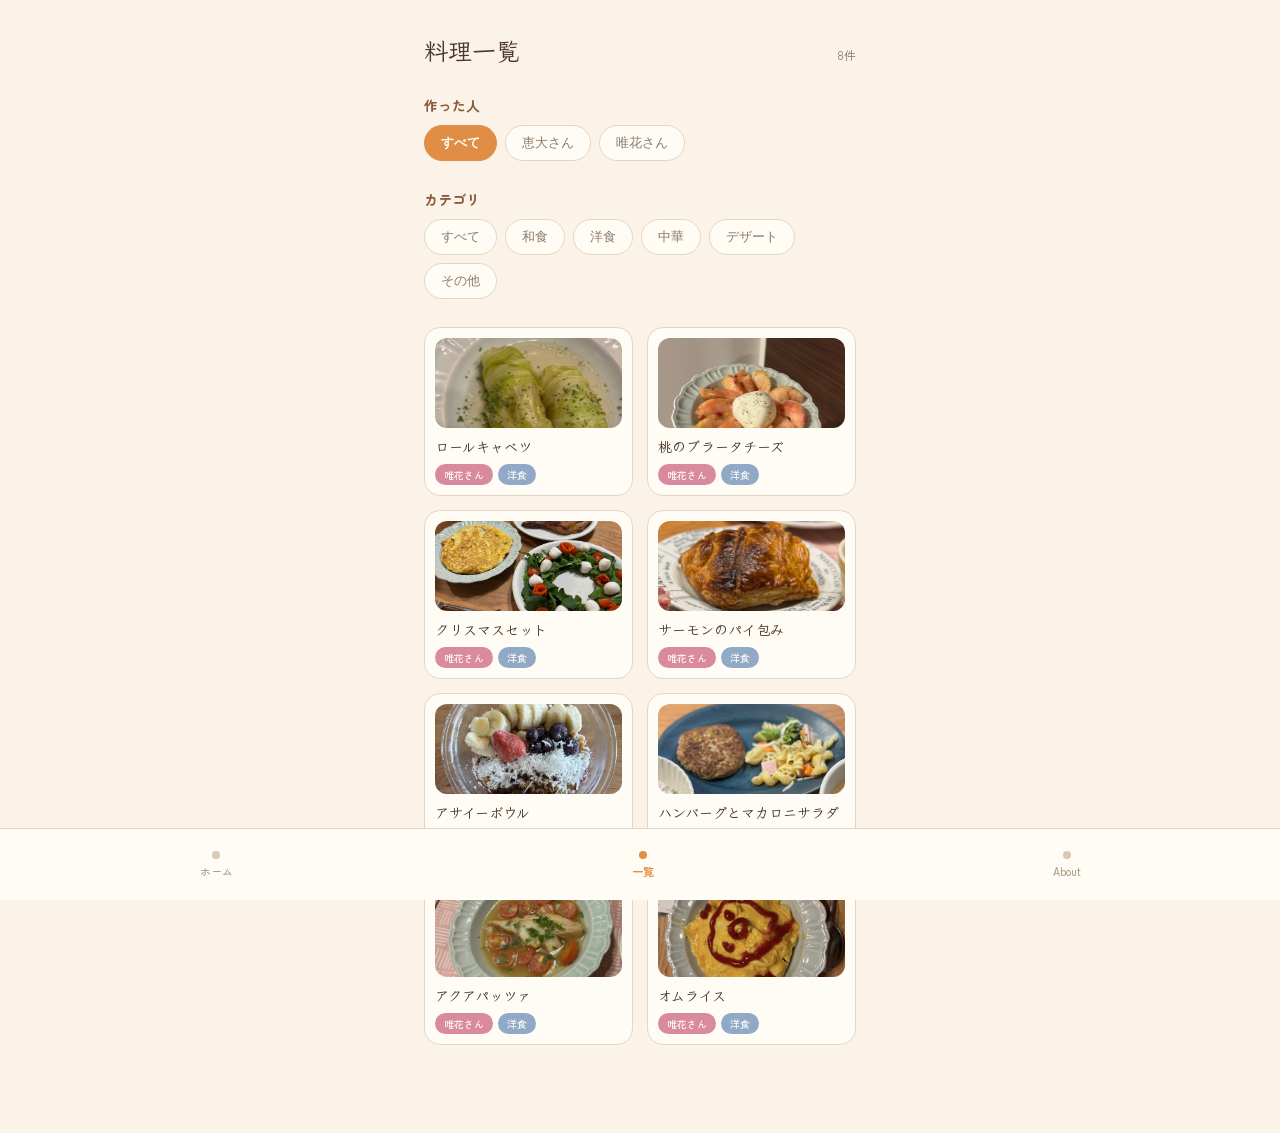
<file: dishes/index.html>
<!doctype html>
<html lang="ja">
<head>
<meta charset="utf-8">
<meta name="viewport" content="width=device-width, initial-scale=1">
<title>料理一覧 | 小林の台所</title>
<link rel="stylesheet" href="https://fonts.googleapis.com/css2?family=Klee+One:wght@400;600&family=Zen+Maru+Gothic:wght@400;500;700&display=swap">
<link rel="stylesheet" href="../css/style.css">
</head>
<body>

<main class="page">
  <div class="page-header">
    <div class="page-header__title">料理一覧</div>
    <div id="dish-count" class="page-header__count"></div>
  </div>

  <div class="filter-row">
    <div class="section-label">作った人</div>
    <div id="cook-filter" class="filter-chip-group"></div>
  </div>

  <div class="filter-row">
    <div class="section-label">カテゴリ</div>
    <div id="category-filter" class="filter-chip-group"></div>
  </div>

  <div id="dish-grid" class="dish-grid"></div>
</main>

<nav class="bottom-nav">
  <a class="bottom-nav__item" href="../index.html">
    <span class="bottom-nav__dot"></span>
    ホーム
  </a>
  <a class="bottom-nav__item is-active" href="index.html">
    <span class="bottom-nav__dot"></span>
    一覧
  </a>
  <a class="bottom-nav__item" href="../about.html">
    <span class="bottom-nav__dot"></span>
    About
  </a>
</nav>

<script src="../js/constants.js"></script>
<script src="../js/data.js"></script>
<script src="../js/render.js"></script>
<script src="../js/list.js"></script>
</body>
</html>
</file>
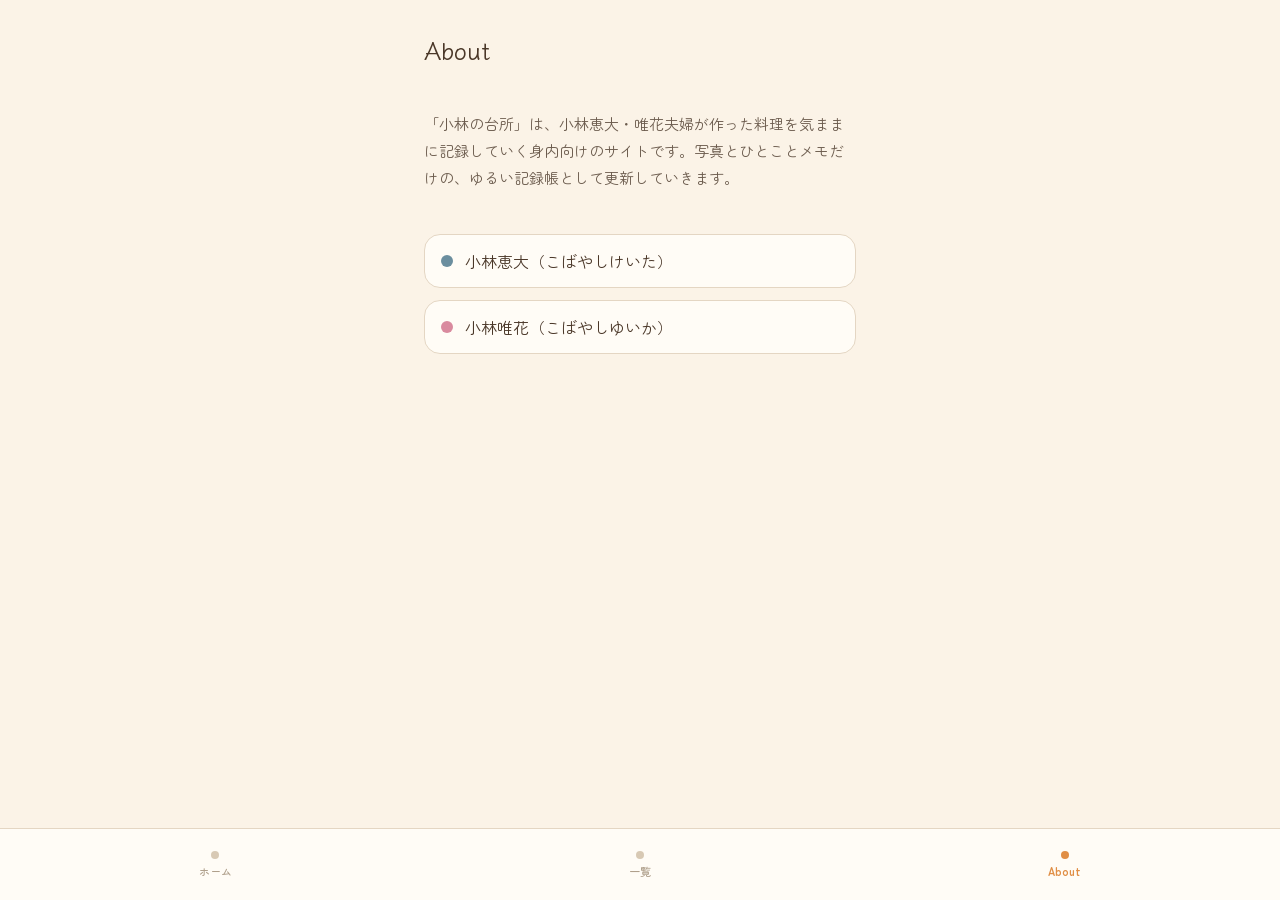
<file: about.html>
<!doctype html>
<html lang="ja">
<head>
<meta charset="utf-8">
<meta name="viewport" content="width=device-width, initial-scale=1">
<title>About | 小林の台所</title>
<link rel="stylesheet" href="https://fonts.googleapis.com/css2?family=Klee+One:wght@400;600&family=Zen+Maru+Gothic:wght@400;500;700&display=swap">
<link rel="stylesheet" href="css/style.css">
</head>
<body>

<main class="page">
  <div class="page-header">
    <div class="page-header__title">About</div>
  </div>

  <p class="about-body">「小林の台所」は、小林恵大・唯花夫婦が作った料理を気ままに記録していく身内向けのサイトです。写真とひとことメモだけの、ゆるい記録帳として更新していきます。</p>

  <div class="about-people">
    <div class="about-person">
      <span class="about-person__dot" style="background: #6B8E9E;"></span>
      <span>小林恵大（こばやしけいた）</span>
    </div>
    <div class="about-person">
      <span class="about-person__dot" style="background: #D98A9E;"></span>
      <span>小林唯花（こばやしゆいか）</span>
    </div>
  </div>
</main>

<nav class="bottom-nav">
  <a class="bottom-nav__item" href="index.html">
    <span class="bottom-nav__dot"></span>
    ホーム
  </a>
  <a class="bottom-nav__item" href="dishes/index.html">
    <span class="bottom-nav__dot"></span>
    一覧
  </a>
  <a class="bottom-nav__item is-active" href="about.html">
    <span class="bottom-nav__dot"></span>
    About
  </a>
</nav>

</body>
</html>
</file>
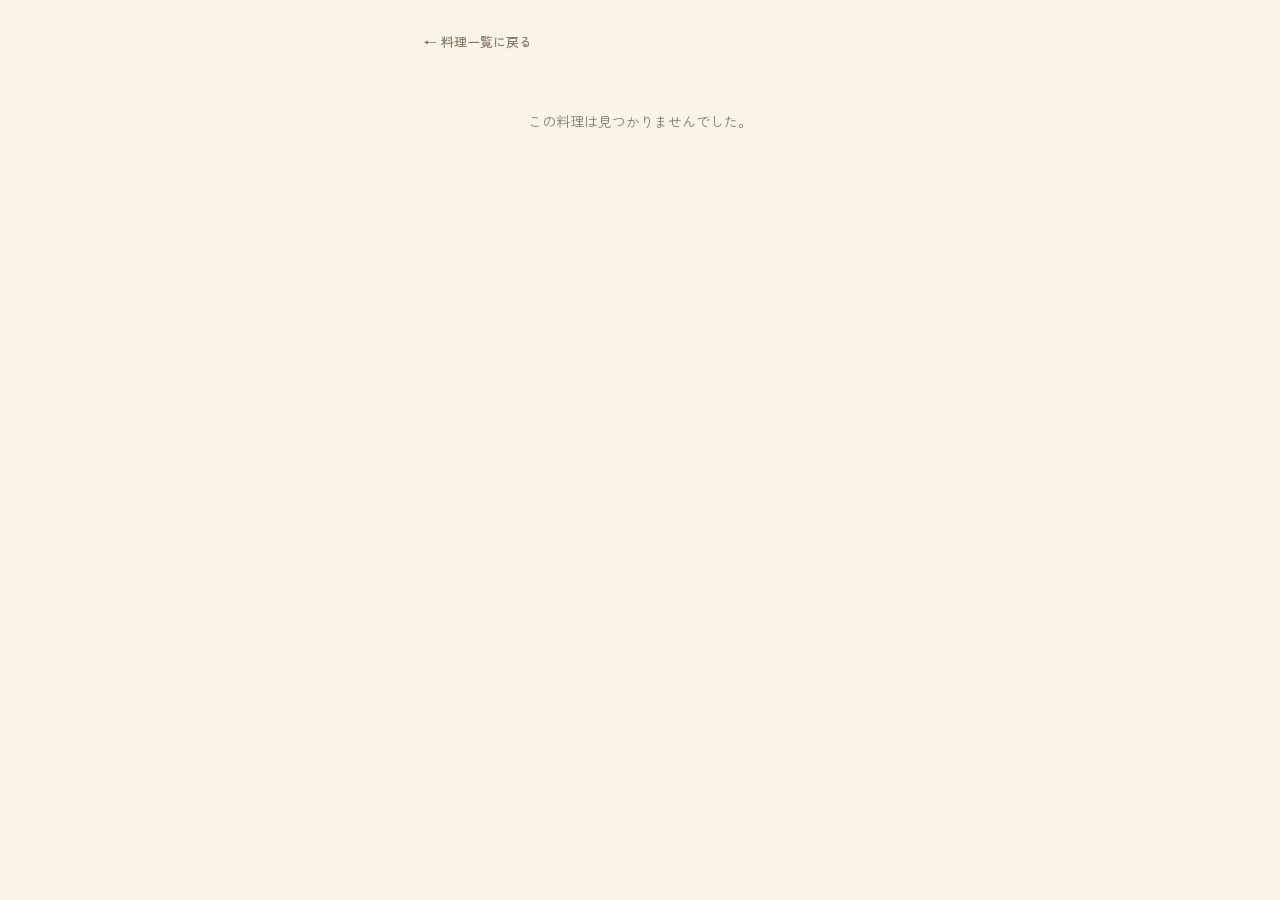
<file: dishes/detail.html>
<!doctype html>
<html lang="ja">
<head>
<meta charset="utf-8">
<meta name="viewport" content="width=device-width, initial-scale=1">
<title>料理詳細 | 小林の台所</title>
<link rel="stylesheet" href="https://fonts.googleapis.com/css2?family=Klee+One:wght@400;600&family=Zen+Maru+Gothic:wght@400;500;700&display=swap">
<link rel="stylesheet" href="../css/style.css">
</head>
<body>

<main class="page" style="padding-bottom: 40px;">
  <a class="back-link" href="index.html">&larr; 料理一覧に戻る</a>
  <div id="detail-root" style="display: flex; flex-direction: column; gap: 20px;"></div>
</main>

<script src="../js/constants.js"></script>
<script src="../js/data.js"></script>
<script src="../js/render.js"></script>
<script src="../js/detail.js"></script>
</body>
</html>
</file>
<file: css/style.css>
:root {
  --color-bg: #FBF3E7;
  --color-surface: #FFFCF6;
  --color-ink: #4A3728;
  --color-ink-muted: #8A7A68;
  --color-ink-soft: #6B5B4D;
  --color-border: #E4D6C3;
  --color-placeholder: #EFE3D2;
  --color-primary: #E08E45;
  --color-secondary: #7A9B76;

  --color-cook-keita: #6B8E9E;
  --color-cook-yuika: #D98A9E;

  --color-cat-washoku: #C97B63;
  --color-cat-yoshoku: #8FA9C7;
  --color-cat-chuka: #D4A64A;
  --color-cat-dessert: #D9A0BE;
  --color-cat-other: #A69C8C;

  --font-heading: 'Klee One', sans-serif;
  --font-body: 'Zen Maru Gothic', sans-serif;

  --radius-card: 16px;
  --radius-pill: 999px;
}

* {
  box-sizing: border-box;
}

body {
  margin: 0;
  background: var(--color-bg);
  color: var(--color-ink);
  font-family: var(--font-body);
  padding-bottom: 88px;
}

a {
  color: inherit;
  text-decoration: none;
}

.page {
  max-width: 480px;
  margin: 0 auto;
  padding: 32px 24px 0 24px;
  display: flex;
  flex-direction: column;
  gap: 28px;
}

/* ヘッダー */

.site-header {
  display: flex;
  flex-direction: column;
  align-items: center;
  gap: 6px;
  text-align: center;
}

.site-header__title {
  font-family: var(--font-heading);
  font-weight: 600;
  font-size: 32px;
}

.site-header__tagline {
  font-size: 13px;
  color: var(--color-ink-muted);
}

.page-header {
  display: flex;
  align-items: baseline;
  justify-content: space-between;
}

.page-header__title {
  font-family: var(--font-heading);
  font-weight: 600;
  font-size: 24px;
}

.page-header__count {
  font-size: 12px;
  color: var(--color-ink-muted);
}

.back-link {
  font-size: 13px;
  color: var(--color-ink-muted);
  font-weight: 500;
}

/* セクション見出し */

.section-label {
  font-size: 14px;
  font-weight: 700;
  color: #8A5A3A;
}

/* ボタン */

.btn-primary {
  align-self: center;
  padding: 14px 36px;
  border-radius: var(--radius-pill);
  background: var(--color-primary);
  color: var(--color-surface);
  font-size: 15px;
  font-weight: 700;
  border: none;
  cursor: pointer;
}

/* タグ・チップ */

.tag {
  display: inline-flex;
  align-items: center;
  padding: 3px 10px;
  border-radius: var(--radius-pill);
  font-size: 11px;
  font-weight: 500;
  color: var(--color-surface);
}

.tag--lg {
  padding: 5px 14px;
  font-size: 12px;
}

.filter-chip {
  padding: 8px 16px;
  border-radius: var(--radius-pill);
  font-size: 13px;
  font-weight: 500;
  background: var(--color-surface);
  border: 1px solid var(--color-border);
  color: var(--color-ink-muted);
  cursor: pointer;
}

.filter-chip.is-active {
  background: var(--color-primary);
  border-color: var(--color-primary);
  color: var(--color-surface);
  font-weight: 600;
}

.filter-row {
  display: flex;
  flex-direction: column;
  gap: 10px;
}

.filter-chip-group {
  display: flex;
  gap: 8px;
  flex-wrap: wrap;
}

/* 料理カード（一覧・トップ共通） */

.dish-grid {
  display: grid;
  grid-template-columns: repeat(2, minmax(0, 1fr));
  gap: 14px;
}

.dish-card {
  display: flex;
  flex-direction: column;
  gap: 8px;
  background: var(--color-surface);
  border-radius: var(--radius-card);
  border: 1px solid var(--color-border);
  padding: 10px;
}

.dish-card__photo {
  width: 100%;
  height: 90px;
  border-radius: 12px;
  background: var(--color-placeholder);
  object-fit: cover;
  display: block;
}

.dish-card__name {
  font-family: var(--font-heading);
  font-weight: 600;
  font-size: 14px;
}

.dish-card__tags {
  display: flex;
  gap: 5px;
  flex-wrap: wrap;
}

.dish-card__tags .tag {
  font-size: 10px;
  padding: 3px 9px;
}

/* トップの「さいきんの料理」ミニカード */

.recent-list {
  display: flex;
  flex-direction: column;
  gap: 14px;
}

.recent-card {
  display: flex;
  gap: 14px;
  align-items: center;
  padding: 12px;
  background: var(--color-surface);
  border-radius: var(--radius-card);
  border: 1px solid var(--color-border);
}

.recent-card__photo {
  width: 64px;
  height: 64px;
  border-radius: 12px;
  background: var(--color-placeholder);
  object-fit: cover;
  flex-shrink: 0;
  display: block;
}

.recent-card__body {
  display: flex;
  flex-direction: column;
  gap: 6px;
}

.recent-card__name {
  font-family: var(--font-heading);
  font-weight: 600;
  font-size: 16px;
}

.recent-card__tags {
  display: flex;
  gap: 6px;
  flex-wrap: wrap;
}

.empty-state {
  padding: 32px 0;
  text-align: center;
  color: var(--color-ink-muted);
  font-size: 14px;
}

/* 詳細ページ */

.detail-photo {
  width: 100%;
  height: 220px;
  border-radius: 16px;
  background: var(--color-placeholder);
  display: flex;
  align-items: center;
  justify-content: center;
  font-size: 13px;
  color: #B0A08C;
  object-fit: cover;
}

.detail-thumbs {
  display: flex;
  gap: 8px;
}

.detail-thumbs img {
  width: 64px;
  height: 64px;
  border-radius: 12px;
  background: var(--color-border);
  object-fit: cover;
  display: block;
}

.detail-header {
  display: flex;
  flex-direction: column;
  gap: 10px;
}

.detail-title {
  font-family: var(--font-heading);
  font-weight: 600;
  font-size: 26px;
}

.detail-meta {
  display: flex;
  gap: 8px;
  align-items: center;
  flex-wrap: wrap;
}

.detail-date {
  font-size: 12px;
  color: #B0A08C;
  margin-left: 4px;
}

.detail-memo {
  display: flex;
  flex-direction: column;
  gap: 10px;
  padding: 20px;
  background: var(--color-surface);
  border-radius: 16px;
  border: 1px solid var(--color-border);
}

.detail-memo__text {
  font-size: 15px;
  color: var(--color-ink-soft);
  line-height: 1.8;
  white-space: pre-line;
}

/* 下部ナビ */

.bottom-nav {
  position: fixed;
  left: 0;
  right: 0;
  bottom: 0;
  height: 72px;
  display: flex;
  align-items: center;
  justify-content: space-around;
  background: var(--color-surface);
  border-top: 1px solid var(--color-border);
}

.bottom-nav__item {
  display: flex;
  flex-direction: column;
  align-items: center;
  gap: 4px;
  font-size: 11px;
  font-weight: 500;
  color: #B0A08C;
}

.bottom-nav__dot {
  width: 8px;
  height: 8px;
  border-radius: 50%;
  background: #D8C9B4;
}

.bottom-nav__item.is-active {
  color: var(--color-primary);
  font-weight: 700;
}

.bottom-nav__item.is-active .bottom-nav__dot {
  background: var(--color-primary);
}

/* Aboutページ */

.about-body {
  font-size: 15px;
  color: var(--color-ink-soft);
  line-height: 1.8;
}

.about-people {
  display: flex;
  flex-direction: column;
  gap: 12px;
}

.about-person {
  display: flex;
  align-items: center;
  gap: 12px;
  padding: 14px 16px;
  background: var(--color-surface);
  border-radius: var(--radius-card);
  border: 1px solid var(--color-border);
}

.about-person__dot {
  width: 12px;
  height: 12px;
  border-radius: 50%;
  flex-shrink: 0;
}
</file>
